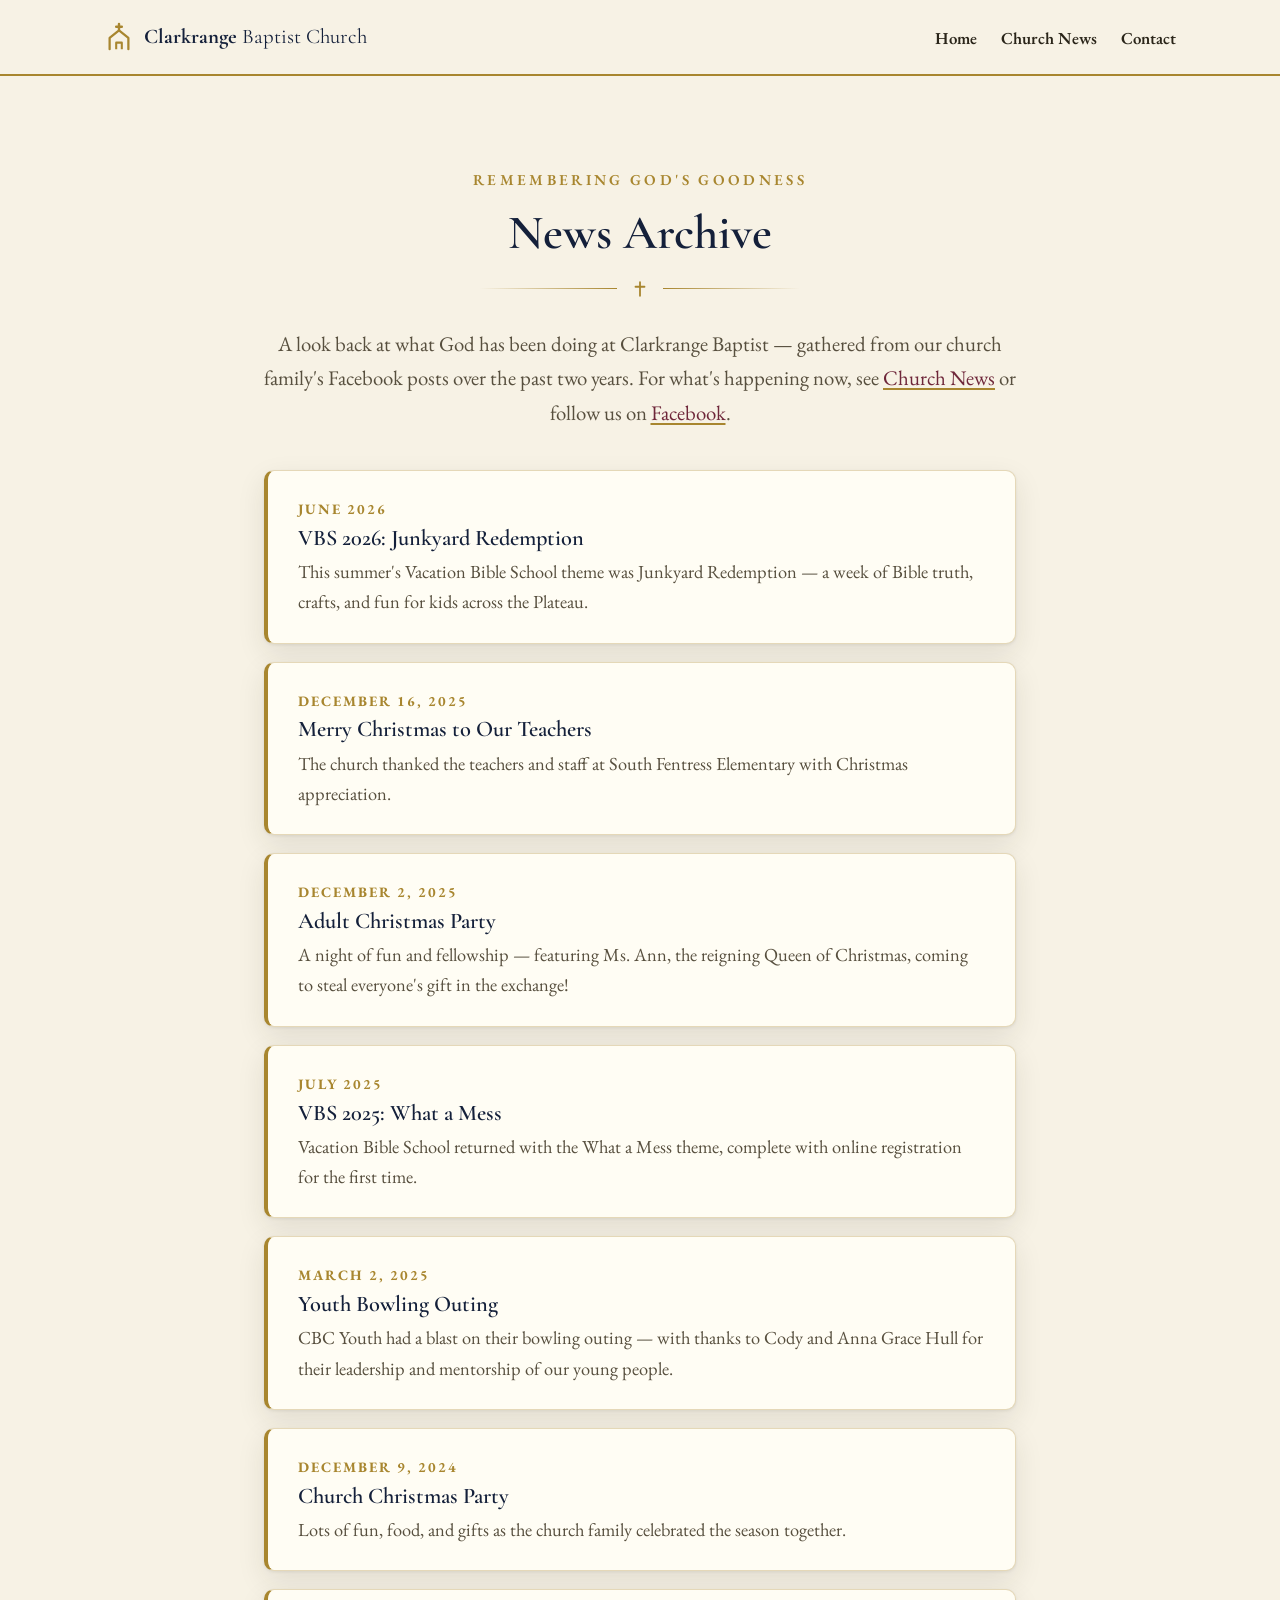
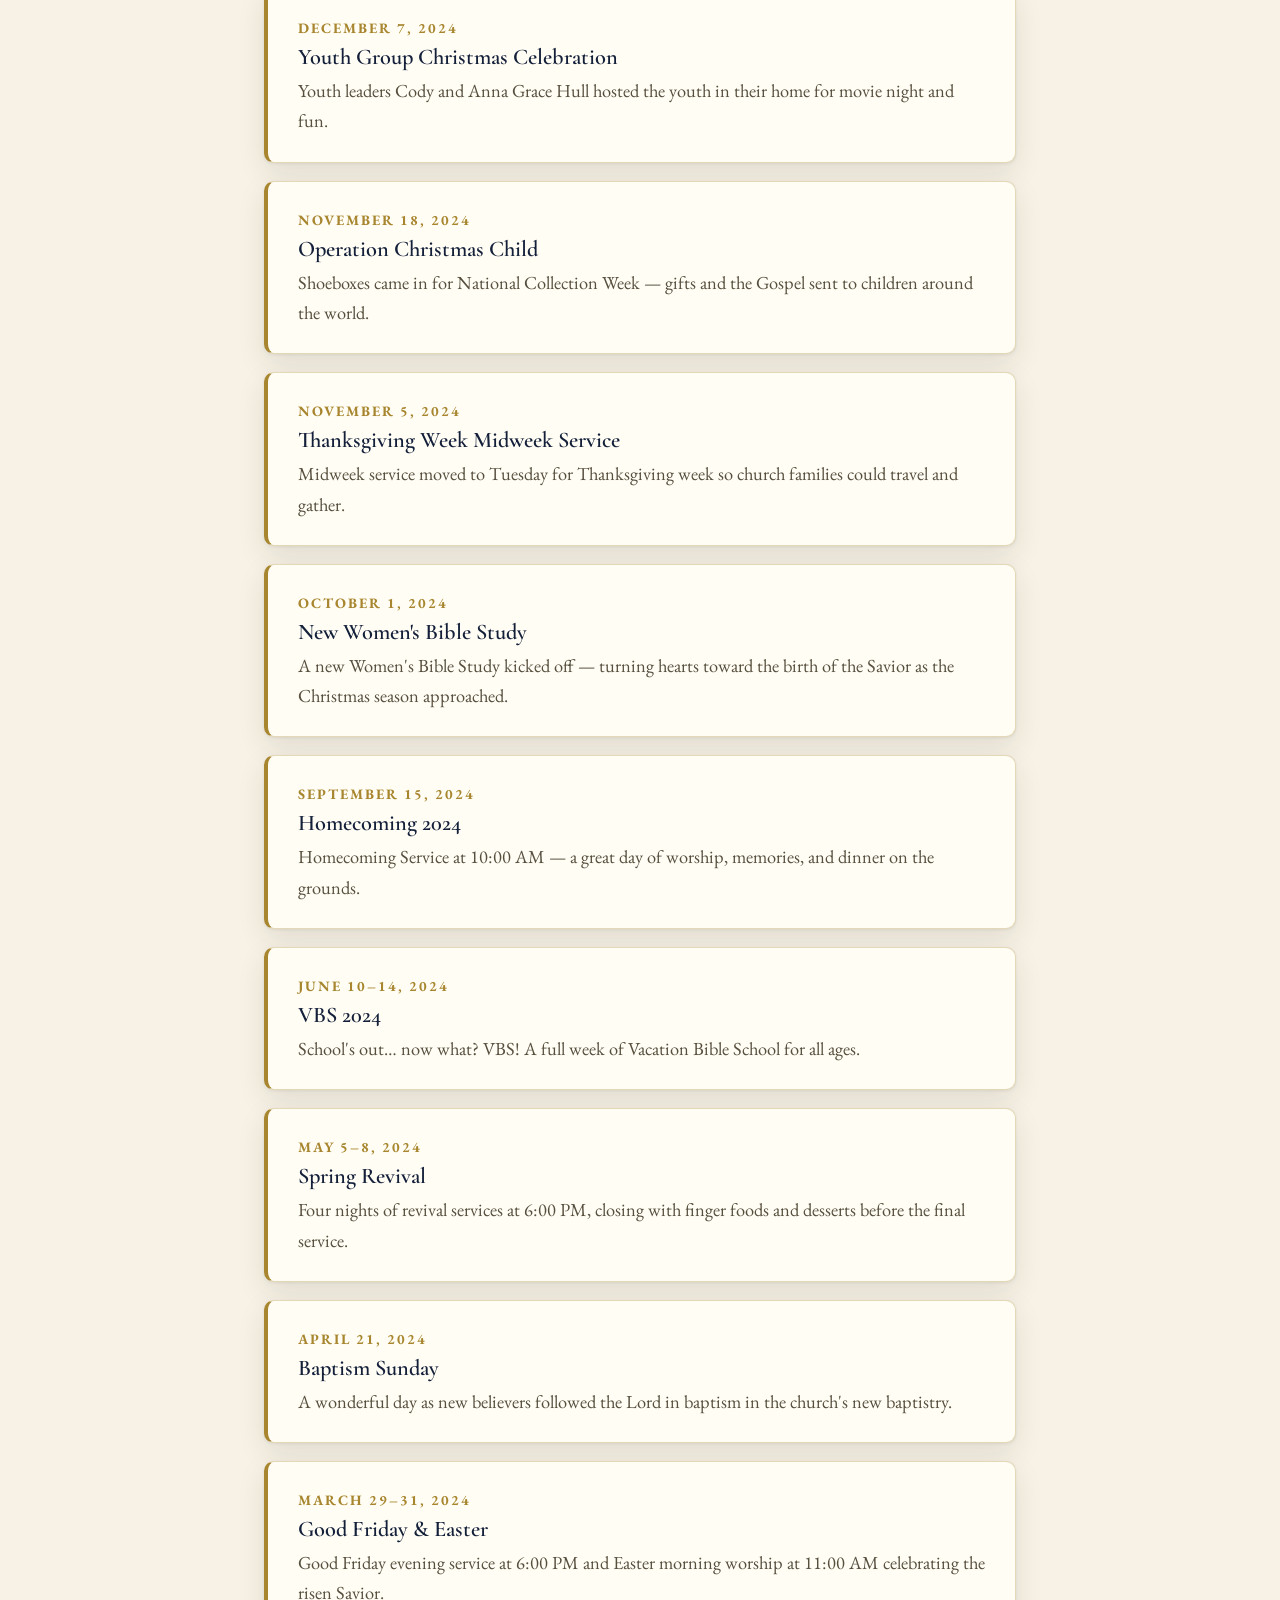
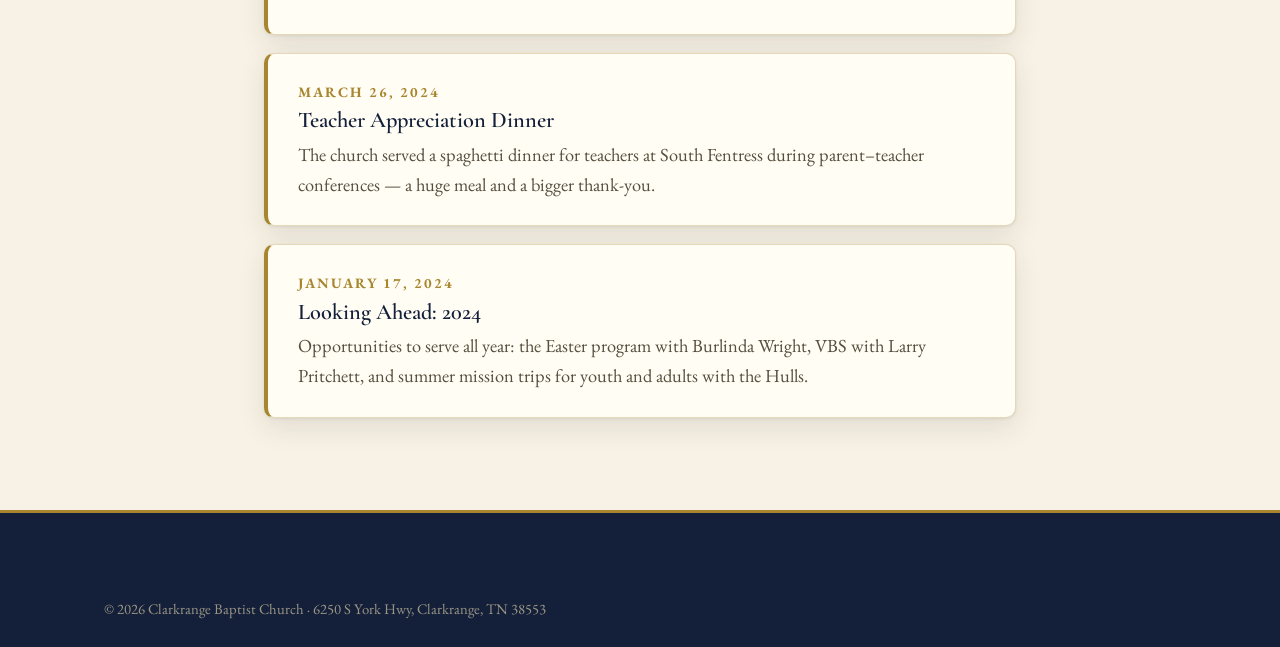
<file: news.html>
<!DOCTYPE html>
<html lang="en">
<head>
  <meta charset="UTF-8">
  <meta name="viewport" content="width=device-width, initial-scale=1.0">
  <title>News Archive | Clarkrange Baptist Church</title>
  <meta name="description" content="Two years of church news, events, and celebrations at Clarkrange Baptist Church — Clarkrange, TN.">
  <link rel="icon" type="image/svg+xml" href="favicon.svg">
  <link rel="canonical" href="https://clarkrangebaptist.org/news.html">
  <link rel="preconnect" href="https://fonts.googleapis.com">
  <link rel="preconnect" href="https://fonts.gstatic.com" crossorigin>
  <link href="https://fonts.googleapis.com/css2?family=Cormorant+Garamond:ital,wght@0,500;0,600;0,700;1,500;1,600&family=EB+Garamond:ital,wght@0,400;0,500;0,600;0,700;1,400;1,500&display=swap" rel="stylesheet">
  <link rel="stylesheet" href="styles.css">
</head>
<body>
  <a class="skip-link" href="#main">Skip to main content</a>

  <header class="site-header">
    <nav class="nav container" aria-label="Main navigation">
      <a class="brand" href="index.html">
        <svg class="brand-mark" viewBox="0 0 32 32" aria-hidden="true"><path d="M16 2v6M13 5h6" stroke="currentColor" stroke-width="2.6" stroke-linecap="round"/><path d="M6 29V17L16 9l10 8v12" stroke="currentColor" stroke-width="2.4" stroke-linecap="round" stroke-linejoin="round" fill="none"/><path d="M13 29v-7h6v7" stroke="currentColor" stroke-width="2.2" stroke-linejoin="round" fill="none"/></svg>
        <span class="brand-text"><strong>Clarkrange</strong> Baptist Church</span>
      </a>
      <ul class="nav-menu" style="display:flex">
        <li><a href="index.html">Home</a></li>
        <li><a href="index.html#announcements">Church News</a></li>
        <li><a href="index.html#contact">Contact</a></li>
      </ul>
    </nav>
  </header>

  <main id="main">
    <section class="section">
      <div class="container narrow">
        <p class="eyebrow center">Remembering God's Goodness</p>
        <h2 class="center">News Archive</h2>
        <div class="ornament" aria-hidden="true"><svg viewBox="0 0 24 24"><path d="M12 3v18M6 9h12" stroke="currentColor" stroke-width="2.4" stroke-linecap="round"/></svg></div>
        <p class="lede center">A look back at what God has been doing at Clarkrange Baptist —
        gathered from our church family's Facebook posts over the past two years. For what's
        happening now, see <a href="index.html#announcements">Church News</a> or follow us on
        <a href="https://www.facebook.com/clarkrangebaptist" rel="noopener">Facebook</a>.</p>
        <div id="archive-list" class="announcements" style="margin-top:40px">
          <noscript><p>Enable JavaScript to view the archive.</p></noscript>
        </div>
      </div>
    </section>
  </main>

  <footer class="site-footer">
    <div class="container footer-bottom" style="border-top:0">
      <p>&copy; <span id="year">2026</span> Clarkrange Baptist Church &middot; 6250 S York Hwy, Clarkrange, TN 38553</p>
    </div>
  </footer>

  <script>
    (async function () {
      var year = document.getElementById("year");
      if (year) year.textContent = String(new Date().getFullYear());
      var list = document.getElementById("archive-list");
      try {
        var r = await fetch("content/news-archive.json", { cache: "no-cache" });
        var d = await r.json();
        (d.items || []).forEach(function (a) {
          var card = document.createElement("article");
          card.className = "announcement";
          var date = document.createElement("p");
          date.className = "a-date";
          date.textContent = a.date || "";
          card.appendChild(date);
          var title = document.createElement("h3");
          title.textContent = a.title || "";
          card.appendChild(title);
          var text = document.createElement("p");
          text.textContent = a.text || "";
          card.appendChild(text);
          list.appendChild(card);
        });
      } catch (e) {
        list.innerHTML = '<p class="empty">The archive could not be loaded — please try again later.</p>';
      }
    })();
  </script>
</body>
</html>
</file>
<file: styles.css>
/* ============================================================
   Clarkrange Baptist Church — styles.css
   Traditional theme: parchment, navy, burgundy, antique gold.
   You normally will NOT need to edit this file.
   Content edits happen at app.pagescms.org or in index.html.
   ============================================================ */

:root {
  --parchment: #F7F2E5;
  --parchment-2: #EFE7D3;
  --paper: #FFFDF4;
  --ink: #2A2519;
  --ink-soft: #574F3E;
  --navy: #1C2B45;
  --navy-deep: #14203A;
  --burgundy: #6E2639;
  --burgundy-deep: #571C2C;
  --gold: #A8862F;
  --gold-bright: #C9A84C;
  --radius: 10px;
  --shadow: 0 1px 3px rgba(42, 37, 25, 0.08), 0 10px 28px rgba(42, 37, 25, 0.1);
  --font-display: "Cormorant Garamond", Georgia, serif;
  --font-body: "EB Garamond", Georgia, serif;
}

* { margin: 0; padding: 0; box-sizing: border-box; }

html { scroll-behavior: smooth; scroll-padding-top: 84px; }

body {
  font-family: var(--font-body);
  color: var(--ink);
  background: var(--parchment);
  line-height: 1.65;
  font-size: 1.15rem;
  -webkit-font-smoothing: antialiased;
}

img, svg, iframe { max-width: 100%; }

.container { max-width: 1120px; margin: 0 auto; padding: 0 24px; }
.container.narrow { max-width: 800px; }
.center { text-align: center; }

h1, h2, h3 { font-family: var(--font-display); font-weight: 600; line-height: 1.12; color: var(--navy-deep); }
h1 { font-size: clamp(2.6rem, 6vw, 4.4rem); letter-spacing: 0.005em; }
h1 em { font-style: italic; color: var(--gold-bright); }
h2 { font-size: clamp(2rem, 4vw, 3rem); margin-bottom: 0.4em; }
h3 { font-size: 1.4rem; margin-bottom: 0.35em; }

p + p { margin-top: 1em; }

a { color: var(--burgundy); text-decoration-color: var(--gold); text-underline-offset: 3px; }
a:hover { color: var(--burgundy-deep); }

.eyebrow {
  font-family: var(--font-body);
  font-size: 0.95rem; font-weight: 600; letter-spacing: 0.22em;
  text-transform: uppercase; color: var(--gold); margin-bottom: 0.9em;
}

.lede { font-size: 1.3rem; color: var(--ink-soft); margin-bottom: 1.3em; }

.note { font-size: 1rem; color: var(--ink-soft); }

.skip-link {
  position: absolute; left: -9999px; top: 0; z-index: 200;
  background: var(--navy-deep); color: #fff; padding: 10px 18px; border-radius: 0 0 8px 0;
}
.skip-link:focus { left: 0; }

/* Gold rule + cross ornament under headings */
.ornament {
  display: flex; align-items: center; justify-content: center; gap: 14px;
  color: var(--gold); margin: 0 auto 1.6em; max-width: 320px;
}
.ornament::before, .ornament::after {
  content: ""; flex: 1; height: 1px;
  background: linear-gradient(90deg, transparent, var(--gold));
}
.ornament::after { background: linear-gradient(90deg, var(--gold), transparent); }
.ornament svg { width: 18px; height: 18px; flex-shrink: 0; }
.ornament-gold { color: var(--gold-bright); }

/* ---------------- Buttons ---------------- */
.btn {
  display: inline-flex; align-items: center; gap: 9px;
  font-family: var(--font-body); font-weight: 600; font-size: 1.05rem;
  letter-spacing: 0.04em; text-decoration: none;
  padding: 13px 30px; border-radius: 4px;
  transition: transform 0.15s ease, box-shadow 0.15s ease, background 0.15s ease, color 0.15s ease;
}
.btn:hover { transform: translateY(-2px); box-shadow: var(--shadow); }
.btn:focus-visible { outline: 3px solid var(--gold-bright); outline-offset: 2px; }
.btn-primary { background: var(--burgundy); color: #FDF9EE; border: 1px solid var(--burgundy-deep); }
.btn-primary:hover { background: var(--burgundy-deep); color: #FDF9EE; }
.btn-outline { border: 1.5px solid var(--burgundy); color: var(--burgundy); background: transparent; }
.btn-outline:hover { background: var(--burgundy); color: #FDF9EE; }
.btn-gold { background: var(--gold-bright); color: var(--navy-deep); border: 1px solid var(--gold); }
.btn-gold:hover { background: #D9BC66; color: var(--navy-deep); }
.btn-ghost { border: 1.5px solid rgba(253, 249, 238, 0.75); color: #FDF9EE; background: rgba(20, 32, 58, 0.25); }
.btn-ghost:hover { background: rgba(253, 249, 238, 0.15); color: #fff; }
.btn-small { padding: 9px 18px; font-size: 0.95rem; }

/* ---------------- Header ---------------- */
.site-header {
  position: sticky; top: 0; z-index: 100;
  background: rgba(247, 242, 229, 0.95);
  backdrop-filter: blur(10px);
  border-bottom: 2px solid var(--gold);
}
.nav { display: flex; align-items: center; justify-content: space-between; min-height: 74px; }
.brand {
  display: inline-flex; align-items: center; gap: 10px;
  text-decoration: none; color: var(--navy-deep);
  font-family: var(--font-display); font-size: 1.3rem;
}
.brand-mark { width: 30px; height: 30px; color: var(--gold); flex-shrink: 0; }
.brand-text strong { font-weight: 700; }

.nav-menu { display: flex; align-items: center; gap: 24px; list-style: none; }
.nav-menu a:not(.btn) {
  text-decoration: none; font-weight: 600; font-size: 1.05rem; color: var(--ink);
}
.nav-menu a:not(.btn):hover { color: var(--burgundy); }

.nav-toggle { display: none; background: none; border: 0; cursor: pointer; padding: 10px; }
.nav-toggle span {
  display: block; width: 26px; height: 3px; margin: 5px 0;
  background: var(--navy-deep); border-radius: 2px; transition: transform 0.2s ease, opacity 0.2s ease;
}
.nav-toggle[aria-expanded="true"] span:nth-child(1) { transform: translateY(8px) rotate(45deg); }
.nav-toggle[aria-expanded="true"] span:nth-child(2) { opacity: 0; }
.nav-toggle[aria-expanded="true"] span:nth-child(3) { transform: translateY(-8px) rotate(-45deg); }

/* ---------------- Hero ---------------- */
.hero {
  position: relative;
  background:
    linear-gradient(180deg, rgba(20, 32, 58, 0.62) 0%, rgba(20, 32, 58, 0.38) 45%, rgba(20, 32, 58, 0.72) 100%),
    url("images/hero.jpg") center 38% / cover no-repeat;
  padding: 140px 0 120px;
}
.hero-inner { position: relative; z-index: 2; max-width: 880px; }
.hero h1 { color: #FDF9EE; text-shadow: 0 2px 18px rgba(10, 16, 30, 0.55); }
.hero-eyebrow { color: var(--gold-bright); }
.hero-sub {
  font-size: 1.35rem; color: #EFE9DA; max-width: 640px; margin: 1.3em 0 1.7em;
  text-shadow: 0 1px 10px rgba(10, 16, 30, 0.5);
}
.hero-cta { display: flex; flex-wrap: wrap; gap: 14px; }
.hero-cta.center { justify-content: center; }
.hero-chips { display: flex; flex-wrap: wrap; gap: 10px; margin-top: 38px; }
.hero-chips span {
  background: rgba(20, 32, 58, 0.55); border: 1px solid rgba(201, 168, 76, 0.5);
  padding: 8px 16px; border-radius: 4px; font-size: 1rem; color: #EFE9DA;
}
.hero-chips strong { color: var(--gold-bright); }

/* ---------------- Sections ---------------- */
.section { padding: 92px 0; }
.section-alt { background: var(--parchment-2); }
.section-navy {
  background:
    radial-gradient(ellipse 80% 90% at 50% 120%, rgba(201, 168, 76, 0.16), transparent 60%),
    var(--navy-deep);
}
.section-navy h2, .section-navy .lede, .section-navy p { color: #F0EADB; }
.section-navy .eyebrow { color: var(--gold-bright); }
.section-navy cite { color: var(--gold-bright); font-style: normal; }

.verse-card {
  margin: 2em 0; padding: 36px 42px;
  background: var(--paper);
  border: 1px solid rgba(168, 134, 47, 0.4);
  outline: 1px solid rgba(168, 134, 47, 0.25); outline-offset: 5px;
  box-shadow: var(--shadow);
}
.verse-card blockquote {
  font-family: var(--font-display); font-size: 1.55rem; font-style: italic; font-weight: 500;
  color: var(--navy-deep); line-height: 1.45;
}
.verse-card cite { display: block; margin-top: 14px; font-style: normal; font-weight: 700; color: var(--gold); letter-spacing: 0.08em; }

/* ---------------- Verse bands (wonders of God) ---------------- */
.verse-band {
  position: relative; padding: 130px 0;
  background-position: center; background-size: cover;
  background-attachment: fixed;
}
.band-stars {
  background-image:
    linear-gradient(rgba(10, 14, 26, 0.55), rgba(10, 14, 26, 0.55)),
    url("images/band-stars.jpg");
}
.band-mountains {
  background-image:
    linear-gradient(rgba(20, 24, 38, 0.5), rgba(28, 22, 30, 0.55)),
    url("images/band-mountains.jpg");
  background-position: center 30%;
}
.verse-band blockquote {
  font-family: var(--font-display); font-style: italic; font-weight: 500;
  font-size: clamp(1.5rem, 3.4vw, 2.3rem); line-height: 1.4;
  color: #FDF9EE; text-shadow: 0 2px 14px rgba(5, 8, 16, 0.65);
}
.verse-band cite {
  display: block; margin-top: 20px; font-style: normal; font-weight: 600;
  letter-spacing: 0.22em; text-transform: uppercase; font-size: 1rem;
  color: var(--gold-bright); text-shadow: 0 1px 8px rgba(5, 8, 16, 0.65);
}

/* ---------------- Service times ---------------- */
.times-grid {
  display: grid; grid-template-columns: repeat(auto-fit, minmax(280px, 1fr));
  gap: 26px; margin-top: 30px;
}
.time-card {
  background: var(--paper); box-shadow: var(--shadow);
  padding: 32px 32px 26px;
  border: 1px solid rgba(168, 134, 47, 0.35);
  border-top: 4px solid var(--gold);
  border-radius: var(--radius);
}
.time-card h3 {
  color: var(--burgundy); font-size: 1.05rem; text-transform: uppercase;
  letter-spacing: 0.14em; font-family: var(--font-body); font-weight: 700;
}
.time-card ul { list-style: none; margin: 14px 0; }
.time-card li {
  display: flex; justify-content: space-between; align-items: baseline; gap: 12px;
  padding: 9px 0; border-bottom: 1px dotted rgba(42, 37, 25, 0.25);
}
.time-card li:last-child { border-bottom: 0; }
.time-card li strong { font-variant-numeric: tabular-nums; color: var(--navy-deep); white-space: nowrap; }
.time-card small { color: var(--ink-soft); }

/* ---------------- Cards / grids ---------------- */
.cards-grid {
  display: grid; grid-template-columns: repeat(auto-fit, minmax(270px, 1fr));
  gap: 22px; margin-top: 30px;
}
.card {
  background: var(--paper); border-radius: var(--radius); box-shadow: var(--shadow);
  border: 1px solid rgba(168, 134, 47, 0.3);
  padding: 30px;
}
.card h3 { font-size: 1.35rem; }
.card h3::before {
  content: "✚"; color: var(--gold); font-size: 0.75em; margin-right: 9px;
}
.card p { color: var(--ink-soft); font-size: 1.05rem; }

/* ---------------- Watch / sermons ---------------- */
#sermons { margin-top: 60px; }
.sermons-title { font-size: 1.9rem; margin-bottom: 26px; }
.sermons-grid {
  display: grid; grid-template-columns: repeat(auto-fit, minmax(260px, 1fr));
  gap: 24px; margin-bottom: 30px;
}
.sermon-card {
  display: block; background: var(--paper); border-radius: var(--radius);
  border: 1px solid rgba(168, 134, 47, 0.3); box-shadow: var(--shadow);
  overflow: hidden; text-decoration: none; color: var(--ink);
  transition: transform 0.15s ease, box-shadow 0.15s ease;
}
.sermon-card:hover { transform: translateY(-3px); box-shadow: 0 4px 10px rgba(42,37,25,0.12), 0 16px 36px rgba(42,37,25,0.14); }
.sermon-card img { width: 100%; aspect-ratio: 16 / 9; object-fit: cover; display: block; }
.sermon-card .s-body { padding: 16px 18px 18px; }
.sermon-card .s-title {
  font-family: var(--font-display); font-weight: 600; font-size: 1.15rem;
  color: var(--navy-deep); line-height: 1.3; display: block;
}
.sermon-card .s-date { display: block; margin-top: 6px; font-size: 0.95rem; color: var(--gold); font-weight: 600; letter-spacing: 0.06em; }

/* ---------------- News: announcements + Facebook ---------------- */
.news-grid {
  display: grid; grid-template-columns: 1.15fr 1fr; gap: 40px; margin-top: 30px;
  align-items: start;
}
.col-title { font-size: 1.6rem; margin-bottom: 18px; }
.announcements { display: grid; gap: 18px; }
.announcement {
  background: var(--paper); border-radius: var(--radius); box-shadow: var(--shadow);
  padding: 26px 30px; border: 1px solid rgba(168, 134, 47, 0.3);
  border-left: 4px solid var(--gold);
}
.announcement .a-date { font-size: 0.9rem; font-weight: 700; letter-spacing: 0.14em; text-transform: uppercase; color: var(--gold); }
.announcement h3 { margin: 4px 0 6px; }
.announcement p { color: var(--ink-soft); }
.announcement a.a-more { font-weight: 600; }
.announcements .empty { color: var(--ink-soft); padding: 14px 0; }
.announcements + .note { margin-top: 22px; }
.social-card {
  background: var(--paper); border-radius: var(--radius); box-shadow: var(--shadow);
  border: 1px solid rgba(168, 134, 47, 0.3);
  overflow: hidden; height: 100%;
  display: flex; flex-direction: column;
}
.social-card-photo { position: relative; aspect-ratio: 16 / 9; overflow: hidden; background: var(--parchment-2); }
.social-card-photo img { width: 100%; height: 100%; object-fit: cover; object-position: center 60%; display: block; }
.social-card-photo::after {
  content: ""; position: absolute; inset: 0;
  background: linear-gradient(180deg, transparent 55%, rgba(20, 32, 58, 0.35));
}
.social-card-body { padding: 30px 32px 34px; text-align: center; flex: 1; display: flex; flex-direction: column; justify-content: center; }
.social-card-body h4 { font-family: var(--font-display); font-size: 1.85rem; color: var(--navy-deep); margin-bottom: 0.3em; }
.social-card-body p { color: var(--ink-soft); font-size: 1.08rem; margin-bottom: 1.5em; }
.social-links { display: flex; flex-wrap: wrap; gap: 12px; justify-content: center; }
.social-btn {
  display: inline-flex; align-items: center; gap: 9px;
  padding: 11px 20px; border-radius: 999px; text-decoration: none;
  font-family: var(--font-body); font-weight: 600; font-size: 1rem;
  background: var(--parchment-2); color: var(--navy-deep);
  border: 1px solid rgba(168, 134, 47, 0.3);
  transition: transform 0.15s ease, box-shadow 0.15s ease, background 0.15s ease, color 0.15s ease;
}
.social-btn svg { width: 20px; height: 20px; }
.social-btn:hover { transform: translateY(-2px); box-shadow: var(--shadow); color: #fff; }
.social-btn.social-fb:hover { background: #1877F2; border-color: #1877F2; }
.social-btn.social-ig:hover { background: linear-gradient(45deg, #F58529, #DD2A7B, #8134AF); border-color: transparent; }
.social-btn.social-yt:hover { background: #FF0000; border-color: #FF0000; }
.social-btn:focus-visible { outline: 3px solid var(--gold-bright); outline-offset: 2px; }

/* ---------------- Leadership ---------------- */
.portrait {
  width: 168px; height: 210px; object-fit: cover; object-position: center top;
  border-radius: 999px 999px 10px 10px;
  border: 3px solid var(--gold);
  outline: 1px solid rgba(168, 134, 47, 0.45); outline-offset: 5px;
  background: var(--parchment-2);
}
.portrait-lg { width: 210px; height: 262px; }
.pastor-card {
  display: flex; gap: 34px; align-items: center;
  background: var(--paper); border-radius: var(--radius); box-shadow: var(--shadow);
  border: 1px solid rgba(168, 134, 47, 0.35);
  padding: 38px; margin: 30px auto; max-width: 860px;
}
.role {
  font-family: var(--font-body); font-size: 0.92rem; font-weight: 700;
  letter-spacing: 0.14em; text-transform: uppercase; color: var(--burgundy); margin-bottom: 0.6em;
}
.people-grid {
  display: grid; grid-template-columns: repeat(auto-fit, minmax(250px, 1fr));
  gap: 22px;
}
.person {
  background: var(--paper); border-radius: var(--radius); box-shadow: var(--shadow);
  border: 1px solid rgba(168, 134, 47, 0.3);
  padding: 30px 26px; text-align: center;
}
.person .portrait { margin: 0 auto 16px; display: block; }
.person p:not(.role) { color: var(--ink-soft); font-size: 1rem; }
.deacons { text-align: center; margin-top: 44px; }
.deacons h3 {
  color: var(--burgundy); font-family: var(--font-body); font-weight: 700;
  text-transform: uppercase; letter-spacing: 0.16em; font-size: 1rem;
}
.deacons p { max-width: 680px; margin: 8px auto 0; color: var(--ink-soft); }
.deacons small { color: var(--gold); }

/* ---------------- Visit ---------------- */
.visit-grid {
  display: grid; grid-template-columns: 1fr 1.1fr; gap: 40px;
  margin-top: 30px; align-items: start;
}
.visit-info h3 { margin-top: 1.4em; }
.visit-info h3:first-child { margin-top: 0; }
.checklist { list-style: none; margin: 12px 0 8px; }
.checklist li { padding: 7px 0 7px 34px; position: relative; color: var(--ink-soft); }
.checklist li::before {
  content: "✚"; position: absolute; left: 4px; top: 7px;
  color: var(--gold); font-size: 0.85em;
}
address { font-style: normal; margin: 10px 0 20px; font-size: 1.2rem; }
.map-wrap {
  border-radius: var(--radius); overflow: hidden; box-shadow: var(--shadow);
  border: 1px solid rgba(168, 134, 47, 0.35);
  aspect-ratio: 4 / 3; background: var(--parchment-2);
}
.map-wrap iframe { width: 100%; height: 100%; border: 0; display: block; }

/* ---------------- Contact ---------------- */
.contact-grid {
  display: grid; grid-template-columns: repeat(auto-fit, minmax(240px, 1fr));
  gap: 22px; margin-top: 30px;
}
.contact-grid .card { text-align: center; }
.contact-grid .card h3::before { content: none; }
.contact-grid a { font-weight: 600; }

/* ---------------- Footer ---------------- */
.site-footer { background: var(--navy-deep); color: #CFC9B8; padding: 64px 0 0; border-top: 3px solid var(--gold); }
.site-footer a { color: #F0EADB; }
.site-footer a:hover { color: var(--gold-bright); }
.brand-light { color: #F0EADB; }
.brand-light .brand-mark { color: var(--gold-bright); }
.footer-grid {
  display: grid; grid-template-columns: 2fr 1fr 1fr; gap: 40px; padding-bottom: 44px;
}
.footer-grid h3 {
  color: var(--gold-bright); font-family: var(--font-body); font-size: 0.9rem;
  font-weight: 700; text-transform: uppercase; letter-spacing: 0.18em; margin-bottom: 0.9em;
}
.footer-grid p { margin-top: 0.9em; font-size: 1.02rem; }
.footer-links { list-style: none; }
.footer-links li { margin: 7px 0; }
.footer-links a { text-decoration: none; font-size: 1.05rem; }
.footer-bottom {
  border-top: 1px solid rgba(240, 234, 219, 0.16);
  padding-top: 20px; padding-bottom: 26px; font-size: 0.92rem; color: #9A9585;
}
.footer-bottom .credits { margin-top: 6px; font-size: 0.85rem; }
.footer-bottom .credits a { color: #9A9585; }

/* ---------------- Scroll reveal (only active when JS is running) ---------------- */
html.js .reveal { opacity: 0; transform: translateY(18px); transition: opacity 0.6s ease, transform 0.6s ease; }
html.js .reveal.in { opacity: 1; transform: none; }

@media (prefers-reduced-motion: reduce) {
  html { scroll-behavior: auto; }
  html.js .reveal { opacity: 1; transform: none; transition: none; }
  .btn:hover { transform: none; }
}

/* ---------------- Mobile ---------------- */
@media (max-width: 900px) {
  .section { padding: 64px 0; }
  .hero { padding: 90px 0 80px; }
  .verse-band { padding: 96px 0; background-attachment: scroll; }

  .nav-toggle { display: block; }
  .nav-menu {
    position: absolute; top: 100%; left: 0; right: 0;
    flex-direction: column; align-items: flex-start; gap: 0;
    background: var(--parchment); border-bottom: 2px solid var(--gold);
    padding: 10px 24px 20px; display: none; box-shadow: var(--shadow);
  }
  .nav-menu.open { display: flex; }
  .nav-menu li { width: 100%; }
  .nav-menu a:not(.btn) { display: block; padding: 12px 0; font-size: 1.15rem; }
  .nav-menu .btn { margin-top: 10px; }

  .news-grid { grid-template-columns: 1fr; }
  .visit-grid { grid-template-columns: 1fr; }
  .pastor-card { flex-direction: column; text-align: center; }
  .footer-grid { grid-template-columns: 1fr; gap: 28px; }
}
</file>
